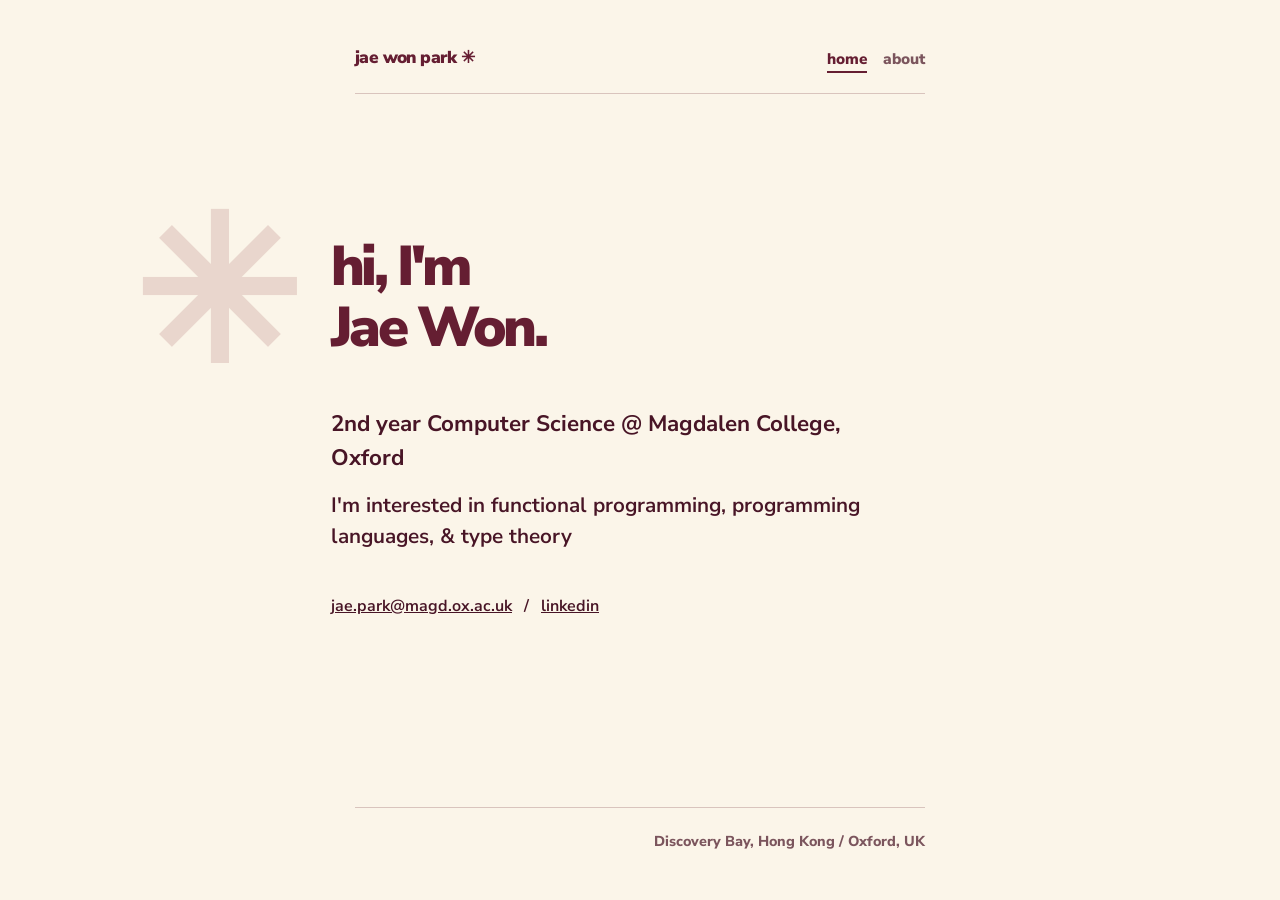
<file: index.html>
<!doctype html>
<html lang="en">
<head>
  <meta name="google-site-verification" content="mmkwABt3rmv7iKiYoUgjLVR1SgJp-LHCWsx_ySVu4IU" />
  <meta charset="UTF-8" />
  <meta name="viewport" content="width=device-width, initial-scale=1.0" />
  <meta name="theme-color" content="#fbf5e9" />

  <!-- Specific page title for search engine visibility -->
  <title>Jae Won Park</title>

  <!-- Descriptive snippet for search results -->
  <meta name="description" content="Personal website of Jae Won Park, 2nd year Computer Science student at Magdalen College, Oxford. Interested in functional programming, programming languages, and type theory." />
  <link rel="canonical" href="https://bunnypancake.github.io/" />

  <!-- Social Media & Link Preview Metadata -->
  <meta property="og:title" content="Jae Won Park | CS @ Oxford" />
  <meta property="og:description" content="2nd year Computer Science student at Magdalen College, Oxford." />
  <meta property="og:type" content="website" />
  <meta property="og:url" content="https://bunnypancake.github.io/" />

  <!-- Structured Data (Schema.org) for Google -->
  <script type="application/ld+json">
  {
    "@context": "https://schema.org",
    "@type": "Person",
    "name": "Jae Won Park",
    "url": "https://bunnypancake.github.io/",
    "alumniOf": {
      "@type": "EducationalOrganization",
      "name": "University of Oxford"
    },
    "affiliation": {
      "@type": "EducationalOrganization",
      "name": "Magdalen College, Oxford"
    },
    "jobTitle": "Computer Science Student",
    "sameAs": [
      "https://hk.linkedin.com/in/jae-won-park-498401313"
    ]
  }
  </script>

  <!-- Styles & Fonts -->
  <link rel="preconnect" href="https://fonts.googleapis.com" />
  <link rel="preconnect" href="https://fonts.gstatic.com" crossorigin />
  <link href="https://fonts.googleapis.com/css2?family=Nunito+Sans:wght@600;700;800;900&display=swap" rel="stylesheet" />
  <link rel="stylesheet" href="style.css" />
</head>
<body>
<div class="site-shell" style="width: 100%; max-width: 650px; margin: 0 auto; padding: 1rem; box-sizing: border-box;">
  <header class="site-header" style="display: flex; justify-content: space-between; align-items: center; flex-wrap: wrap; gap: 1rem;">
    <a class="site-name" href="index.html">jae won park ✳</a>
    <nav aria-label="Main navigation" style="display: flex; gap: 1rem;">
      <a href="index.html" aria-current="page">home</a>
      <a href="about.html">about</a>
    </nav>
  </header>

  <main class="home" style="width: 100%; margin-top: 2rem;">
    <h1 style="font-size: clamp(2rem, 8vw, 3.5rem); line-height: 1.1;">hi, I'm<br />Jae Won<span aria-hidden="true">.</span></h1>
    
    <div class="intro-group" style="margin-top: 1.5rem; margin-bottom: 2rem; font-size: clamp(1rem, 4vw, 1.3rem);">
      <p class="intro" style="margin: 0; line-height: 1.5;">
        <strong>2nd year Computer Science @ Magdalen College, Oxford</strong>
      </p>
      <p class="intro-detail" style="margin-top: 1rem; margin-bottom: 0; line-height: 1.5;">
        I'm interested in functional programming, programming languages, &amp; type theory
      </p>
    </div>

    <div class="social-links" style="display: flex; flex-wrap: wrap; gap: 0.5rem 0.75rem; align-items: center; margin-top: 0.5rem;">
      <a href="mailto:jae.park@magd.ox.ac.uk" style="word-break: break-all;">jae.park@magd.ox.ac.uk</a>
      <span>/</span>
      <a href="https://hk.linkedin.com/in/jae-won-park-498401313" target="_blank" rel="noopener">linkedin</a>
    </div>

    <div class="star" aria-hidden="true" style="margin-top: 2rem;">✳</div>
  </main>

  <footer class="site-footer" style="margin-top: 3rem; display: flex; flex-wrap: wrap; justify-content: space-between; gap: 0.5rem; font-size: 0.9rem;">
    <span></span>
    <span>Discovery Bay, Hong Kong / Oxford, UK</span>
  </footer>
</div>
</body>
</html>
</file>
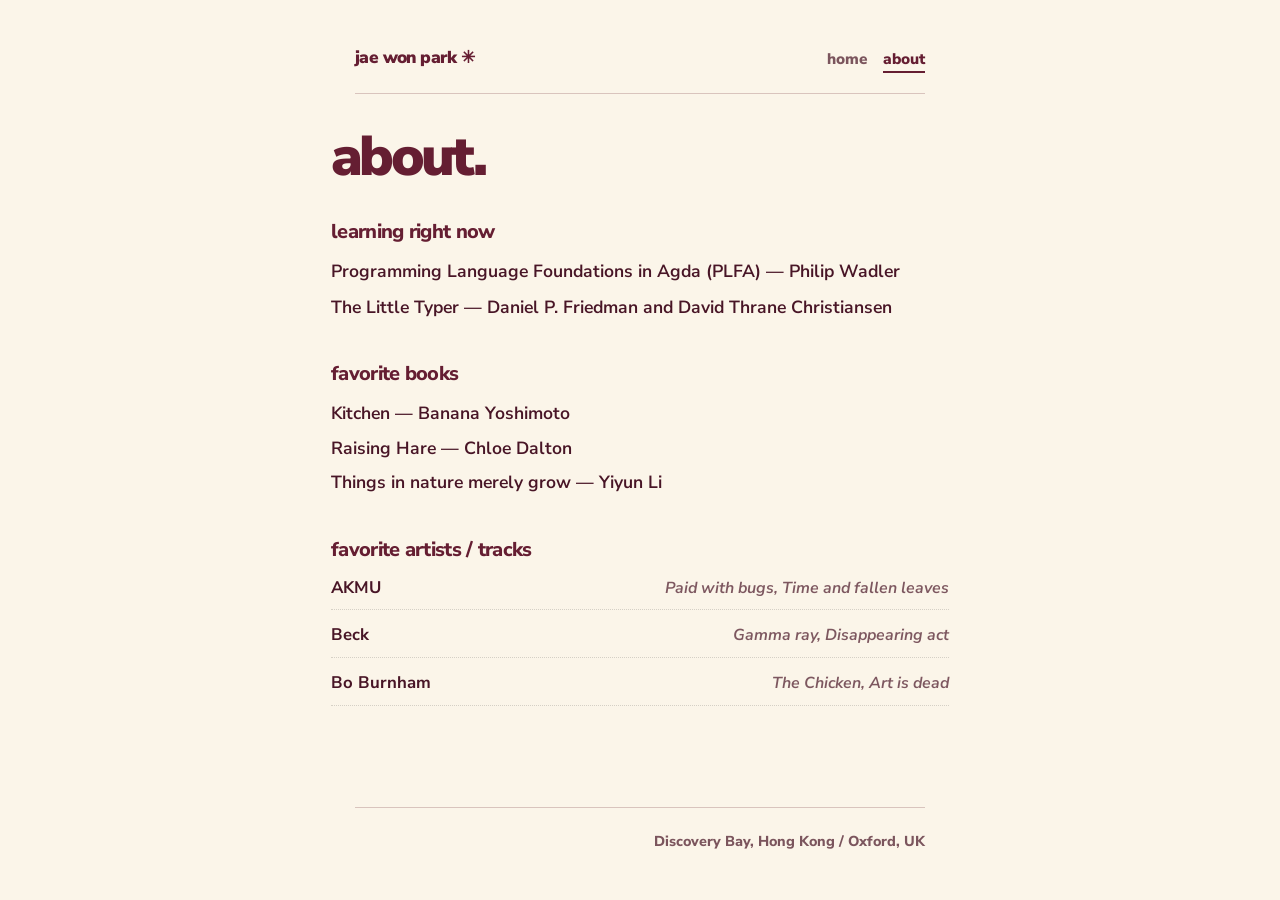
<file: about.html>
<!doctype html>
<html lang="en">
<head>
  <meta charset="UTF-8" />
  <meta name="viewport" content="width=device-width, initial-scale=1.0" />
  <meta name="theme-color" content="#fbf5e9" />
  <meta name="description" content="About Jae Won Park - Learning, Books, and Music." />
  <title>about / jae won park</title>
  <link rel="preconnect" href="https://fonts.googleapis.com" />
  <link rel="preconnect" href="https://fonts.gstatic.com" crossorigin />
  <link href="https://fonts.googleapis.com/css2?family=Nunito+Sans:wght@600;700;800;900&display=swap" rel="stylesheet" />
  <link rel="stylesheet" href="style.css" />
</head>
<body>
<div class="site-shell" style="width: 100%; max-width: 650px; margin: 0 auto; padding: 1rem; box-sizing: border-box;">
  <header class="site-header" style="display: flex; justify-content: space-between; align-items: center; flex-wrap: wrap; gap: 1rem;">
    <a class="site-name" href="index.html">jae won park ✳</a>
    <nav aria-label="Main navigation" style="display: flex; gap: 1rem;">
      <a href="index.html">home</a>
      <a href="about.html" aria-current="page">about</a>
    </nav>
  </header>

  <main class="about" style="width: 100%; margin-top: 2rem;">
    <h1 style="font-size: clamp(2rem, 8vw, 3.5rem); line-height: 1.1;">about<span aria-hidden="true">.</span></h1>

    <div class="list-section" style="margin-top: 2rem;">
      <h2 style="font-size: 1.25rem; font-weight: 800; margin-bottom: 0.75rem;">learning right now</h2>
      <ul style="list-style: none; padding-left: 0; margin: 0; line-height: 1.6; font-size: clamp(0.95rem, 3.5vw, 1.1rem);">
        <li style="margin-bottom: 0.5rem;">Programming Language Foundations in Agda (PLFA) — Philip Wadler</li>
        <li style="margin-bottom: 0.5rem;">The Little Typer — Daniel P. Friedman and David Thrane Christiansen</li>
      </ul>
    </div>

    <div class="list-section" style="margin-top: 2.5rem;">
      <h2 style="font-size: 1.25rem; font-weight: 800; margin-bottom: 0.75rem;">favorite books</h2>
      <ul style="list-style: none; padding-left: 0; margin: 0; line-height: 1.6; font-size: clamp(0.95rem, 3.5vw, 1.1rem);">
        <li style="margin-bottom: 0.4rem;">Kitchen — Banana Yoshimoto</li>
        <li style="margin-bottom: 0.4rem;">Raising Hare — Chloe Dalton</li>
        <li style="margin-bottom: 0.4rem;">Things in nature merely grow — Yiyun Li</li>
      </ul>
    </div>

    <div class="list-section" style="margin-top: 2.5rem;">
      <h2 style="font-size: 1.25rem; font-weight: 800; margin-bottom: 0.75rem;">favorite artists / tracks</h2>
      <ul style="list-style: none; padding-left: 0; margin: 0; line-height: 1.6; font-size: clamp(0.95rem, 3.5vw, 1.05rem);">
        <li style="display: flex; flex-wrap: wrap; justify-content: space-between; align-items: baseline; border-bottom: 1px dotted rgba(0,0,0,0.15); padding-bottom: 0.5rem; margin-bottom: 0.75rem; gap: 0.25rem 1rem;">
          <strong style="font-weight: 700;">AKMU</strong>
          <span style="opacity: 0.7; font-size: 0.95em;"><em>Paid with bugs, Time and fallen leaves</em></span>
        </li>
        <li style="display: flex; flex-wrap: wrap; justify-content: space-between; align-items: baseline; border-bottom: 1px dotted rgba(0,0,0,0.15); padding-bottom: 0.5rem; margin-bottom: 0.75rem; gap: 0.25rem 1rem;">
          <strong style="font-weight: 700;">Beck</strong>
          <span style="opacity: 0.7; font-size: 0.95em;"><em>Gamma ray, Disappearing act</em></span>
        </li>
        <li style="display: flex; flex-wrap: wrap; justify-content: space-between; align-items: baseline; border-bottom: 1px dotted rgba(0,0,0,0.15); padding-bottom: 0.5rem; margin-bottom: 0.75rem; gap: 0.25rem 1rem;">
          <strong style="font-weight: 700;">Bo Burnham</strong>
          <span style="opacity: 0.7; font-size: 0.95em;"><em>The Chicken, Art is dead</em></span>
        </li>
      </ul>
    </div>
  </main>

  <footer class="site-footer" style="margin-top: 3rem; display: flex; flex-wrap: wrap; justify-content: space-between; gap: 0.5rem; font-size: 0.9rem;">
    <span></span>
    <span>Discovery Bay, Hong Kong / Oxford, UK</span>
  </footer>
</div>
</body>
</html>
</file>
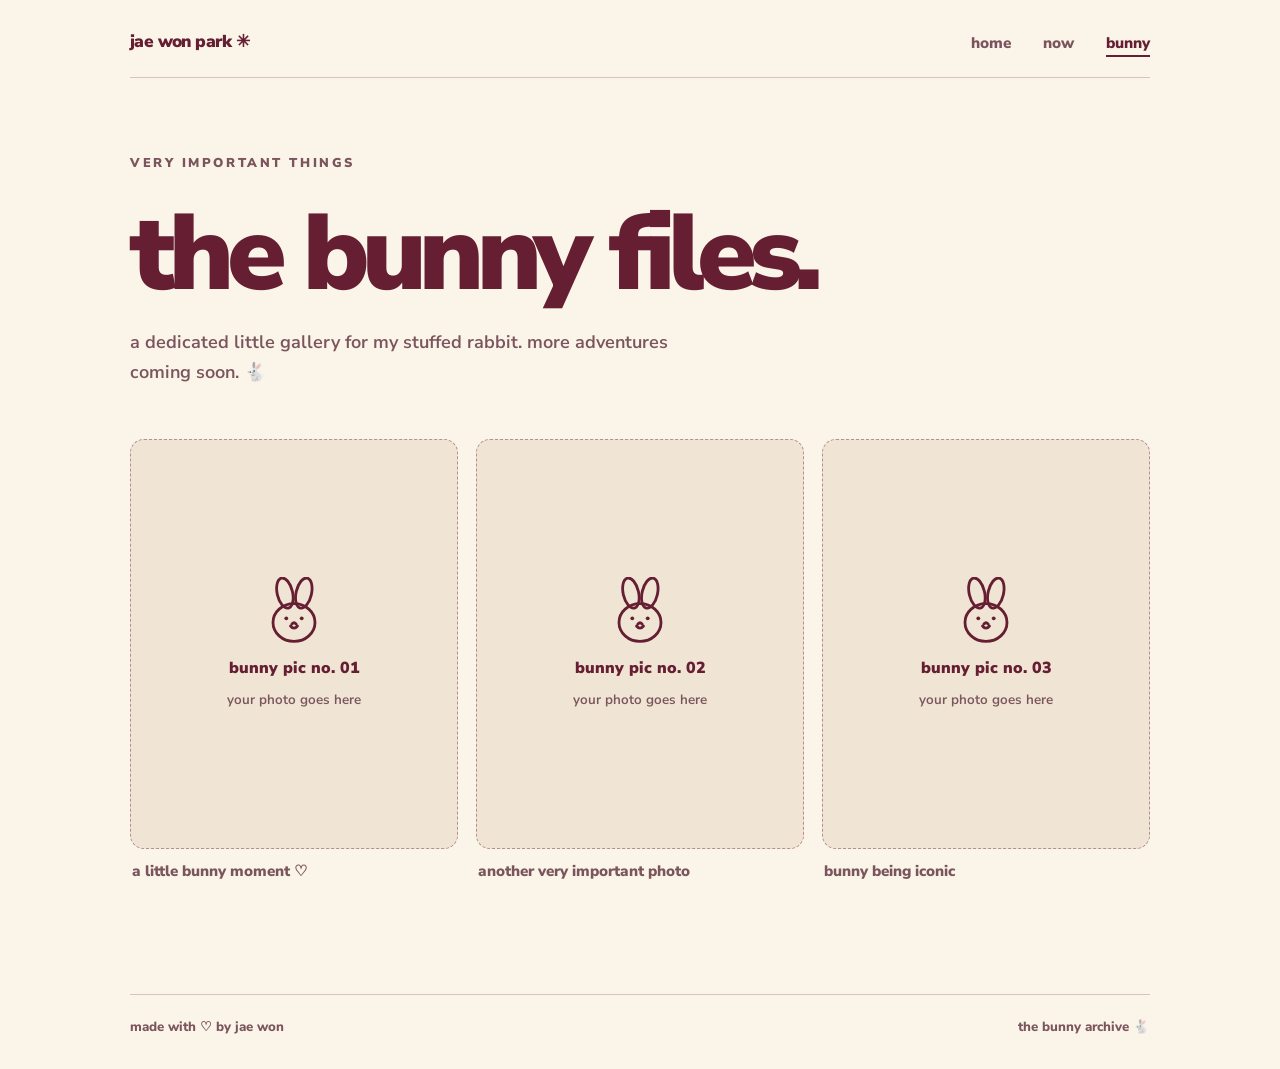
<file: bunny.html>
<!doctype html>
<html lang="en">
<head><meta charset="UTF-8" /><meta name="viewport" content="width=device-width, initial-scale=1.0" />
<meta name="theme-color" content="#fbf5e9" /><meta name="description" content="A photo gallery dedicated to Jae Won's stuffed bunny." />
<title>bunny — jae won park</title>
<link rel="preconnect" href="https://fonts.googleapis.com" /><link rel="preconnect" href="https://fonts.gstatic.com" crossorigin />
<link href="https://fonts.googleapis.com/css2?family=Nunito+Sans:wght@600;700;800;900&display=swap" rel="stylesheet" /><link rel="stylesheet" href="style.css" />
</head><body><div class="site-shell">
<header class="site-header"><a class="site-name" href="index.html">jae won park ✳</a><nav aria-label="Main navigation"><a href="index.html">home</a><a href="now.html">now</a><a href="bunny.html" aria-current="page">bunny</a></nav></header>
<main class="page"><p class="eyebrow">very important things</p><h1>the bunny files.</h1><p class="lede">a dedicated little gallery for my stuffed rabbit. more adventures coming soon. 🐇</p>
<div class="photo-grid">
<!-- Replace each photo-placeholder div with: <img src="assets/bunny/photo1.jpg" alt="Bunny sitting on a bed" style="width:100%;aspect-ratio:4/5;object-fit:cover;border-radius:14px" /> -->
<figure class="photo-card"><div class="photo-placeholder"><svg viewBox="0 0 100 100" fill="none" stroke="currentColor" stroke-width="4" stroke-linecap="round" stroke-linejoin="round" aria-hidden="true"><ellipse cx="37" cy="23" rx="11" ry="22" transform="rotate(-13 37 23)"/><ellipse cx="64" cy="23" rx="11" ry="22" transform="rotate(13 64 23)"/><ellipse cx="50" cy="65" rx="30" ry="27"/><circle cx="39" cy="59" r="2.7" fill="currentColor" stroke="none"/><circle cx="61" cy="59" r="2.7" fill="currentColor" stroke="none"/><path d="M45 70q5 6 10 0M47 67q3-3 6 0"/></svg><strong>bunny pic no. 01</strong><span>your photo goes here</span></div><figcaption>a little bunny moment ♡</figcaption></figure>
<figure class="photo-card"><div class="photo-placeholder"><svg viewBox="0 0 100 100" fill="none" stroke="currentColor" stroke-width="4" stroke-linecap="round" stroke-linejoin="round" aria-hidden="true"><ellipse cx="37" cy="23" rx="11" ry="22" transform="rotate(-13 37 23)"/><ellipse cx="64" cy="23" rx="11" ry="22" transform="rotate(13 64 23)"/><ellipse cx="50" cy="65" rx="30" ry="27"/><circle cx="39" cy="59" r="2.7" fill="currentColor" stroke="none"/><circle cx="61" cy="59" r="2.7" fill="currentColor" stroke="none"/><path d="M45 70q5 6 10 0M47 67q3-3 6 0"/></svg><strong>bunny pic no. 02</strong><span>your photo goes here</span></div><figcaption>another very important photo</figcaption></figure>
<figure class="photo-card"><div class="photo-placeholder"><svg viewBox="0 0 100 100" fill="none" stroke="currentColor" stroke-width="4" stroke-linecap="round" stroke-linejoin="round" aria-hidden="true"><ellipse cx="37" cy="23" rx="11" ry="22" transform="rotate(-13 37 23)"/><ellipse cx="64" cy="23" rx="11" ry="22" transform="rotate(13 64 23)"/><ellipse cx="50" cy="65" rx="30" ry="27"/><circle cx="39" cy="59" r="2.7" fill="currentColor" stroke="none"/><circle cx="61" cy="59" r="2.7" fill="currentColor" stroke="none"/><path d="M45 70q5 6 10 0M47 67q3-3 6 0"/></svg><strong>bunny pic no. 03</strong><span>your photo goes here</span></div><figcaption>bunny being iconic</figcaption></figure>
</div></main><footer class="site-footer"><span>made with ♡ by jae won</span><span>the bunny archive 🐇</span></footer></div></body></html>
</file>
<file: style.css>
:root {
  --cream: #fbf5e9;
  --cream-deep: #f0e5d4;
  --maroon: #651e32;
  --maroon-dark: #481526;
  --muted: #7b555d;
  --line: #d9c4bd;
}
* { box-sizing: border-box; }
html { scroll-behavior: smooth; }
body { margin: 0; background: var(--cream); color: var(--maroon-dark); font-family: 'Nunito Sans', 'Trebuchet MS', Arial, sans-serif; font-weight: 650; line-height: 1.65; }
a { color: inherit; }
a:focus-visible { outline: 3px solid var(--maroon); outline-offset: 5px; border-radius: 3px; }
.site-shell { min-height: 100vh; display: flex; flex-direction: column; }
.site-header { width: min(100% - 48px, 1020px); margin: 0 auto; padding: 28px 0 20px; display: flex; align-items: center; justify-content: space-between; gap: 20px; border-bottom: 1px solid var(--line); }
.site-name { text-decoration: none; color: var(--maroon); font-weight: 900; font-size: 1.08rem; letter-spacing: -.035em; white-space: nowrap; }
nav { display: flex; align-items: center; gap: clamp(14px, 3vw, 32px); }
nav a { text-decoration: none; font-size: .96rem; font-weight: 850; color: var(--muted); transition: color .18s; }
nav a:hover, nav a[aria-current='page'] { color: var(--maroon); }
nav a[aria-current='page'] { text-decoration: underline; text-decoration-thickness: 2px; text-underline-offset: 7px; }
main { width: min(100% - 48px, 1020px); margin: 0 auto; flex: 1; }
.home { display: flex; flex-direction: column; justify-content: center; min-height: min(70vh, 650px); padding: 80px 0 110px; position: relative; }
.eyebrow { color: var(--muted); font-size: .8rem; text-transform: uppercase; letter-spacing: .20em; font-weight: 900; margin: 0 0 20px; }
h1 { font-family: 'Nunito Sans', 'Trebuchet MS', Arial, sans-serif; font-weight: 900; letter-spacing: -.065em; color: var(--maroon); line-height: 1.12; font-size: clamp(3.2rem, 9vw, 7.4rem); margin: 0 0 24px; }
.home .intro { max-width: 580px; font-size: clamp(1.12rem, 2vw, 1.4rem); line-height: 1.65; margin: 0; }
.home .star { font-size: clamp(90px, 18vw, 200px); position: absolute; color: #d9b9b2; right: 105%; bottom: 57%; font-weight: 900; line-height: 1; opacity: .5; user-select: none; pointer-events: none; font-variant-emoji: text;}
.page { padding: 75px 0 100px; }
.page h1 { font-size: clamp(3.7rem, 9vw, 6.7rem); margin-bottom: 14px; }
.lede { max-width: 570px; color: var(--muted); font-size: 1.13rem; margin: 0 0 52px; }
.now-grid { display: grid; grid-template-columns: 1fr 1fr; gap: 20px; }
.panel { padding: 32px; background: #fffaf1; border: 1px solid var(--line); border-radius: 16px; }
.panel.wide { grid-column: 1 / -1; }
h2 { color: var(--maroon); font-weight: 900; letter-spacing: -.035em; font-size: 1.55rem; line-height: 1.3; margin: 0 0 20px; }
.panel ul { list-style: none; padding: 0; margin: 0; }
.panel li { padding: 13px 0; border-top: 1px solid var(--line); }
.panel li:first-child { border-top: 0; padding-top: 0; }
.item-title { display: block; font-weight: 900; }
.item-note { display: block; color: var(--muted); font-size: .92rem; margin-top: 2px; font-weight: 650; }
.placeholder { color: var(--muted); font-style: italic; }
.photo-grid { display: grid; grid-template-columns: repeat(3, minmax(0,1fr)); gap: 18px; }
.photo-card { margin: 0; }
.photo-placeholder { aspect-ratio: 4 / 5; border: 1px dashed #b88d92; border-radius: 14px; background: var(--cream-deep); display: flex; flex-direction: column; justify-content: center; align-items: center; gap: 8px; text-align: center; padding: 22px; color: var(--maroon); }
.photo-placeholder svg { width: 70px; height: 70px; }
.photo-placeholder strong { font-size: 1rem; font-weight: 900; }
.photo-placeholder span { font-size: .84rem; color: var(--muted); }
.photo-card figcaption { padding: 10px 2px; font-size: .95rem; font-weight: 850; color: var(--muted); }
.site-footer { width: min(100% - 48px, 1020px); margin: 0 auto; border-top: 1px solid var(--line); padding: 22px 0 30px; display: flex; justify-content: space-between; gap: 15px; color: var(--muted); font-size: .83rem; font-weight: 800; }
@media (max-width: 700px) { .site-header { padding-top: 22px; } .home { min-height: 66vh; padding: 70px 0 95px; } .home .star { right: 2%; bottom: 5%; } .now-grid { grid-template-columns: 1fr; } .panel.wide { grid-column: auto; } .photo-grid { grid-template-columns: repeat(2, minmax(0,1fr)); gap: 12px; } .page { padding-top: 55px; } }
@media (max-width: 430px) { .site-header { flex-wrap: wrap; gap: 9px; } nav { width: 100%; justify-content: flex-start; gap: 25px; } .photo-grid { grid-template-columns: 1fr; } .panel { padding: 25px; } }
</file>
